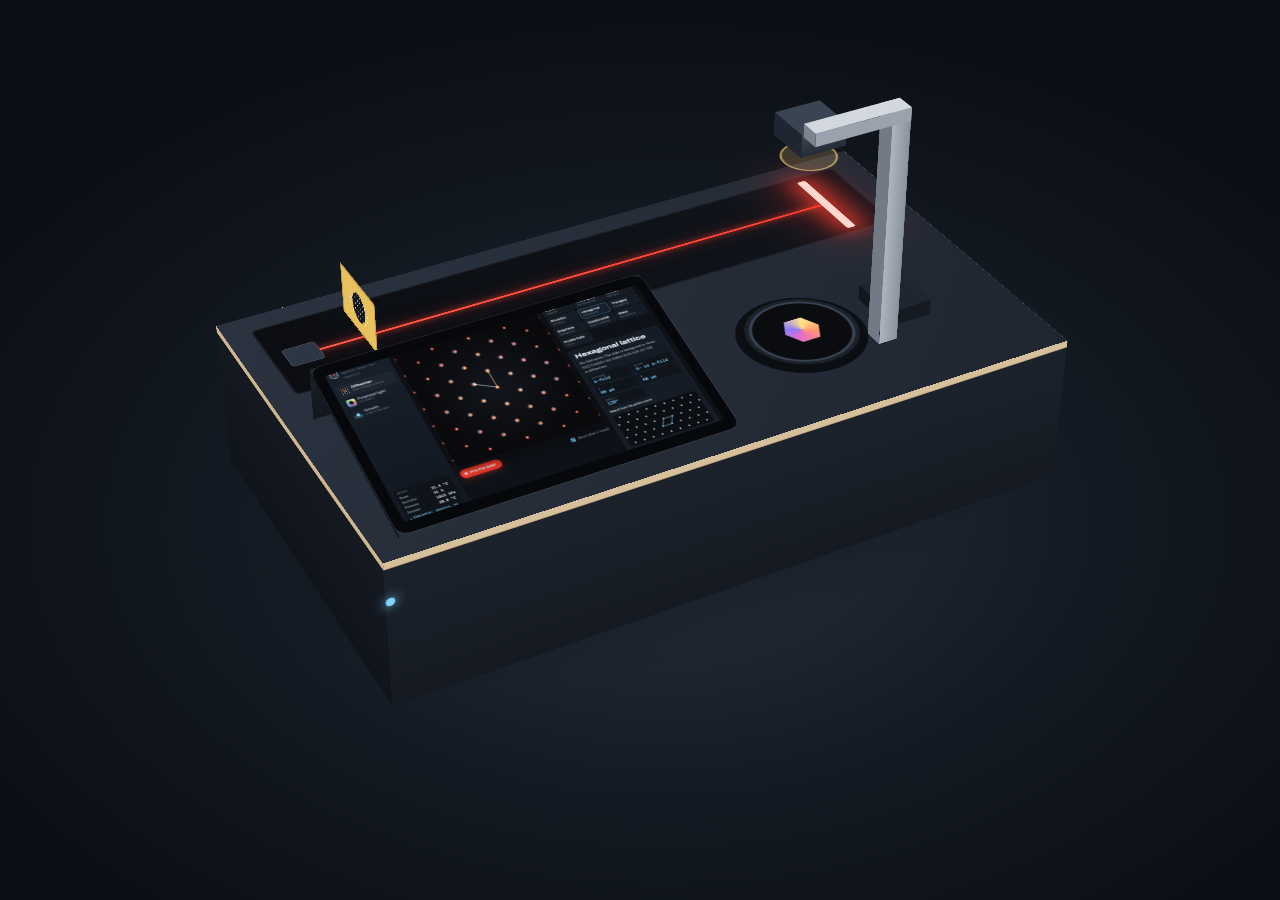
<file: docs/source/device.html>
<!doctype html>
<html lang="en">
<meta charset="utf-8">
<title>Crystallyzer 2 illustration</title>
<style>
  html, body { margin: 0; height: 100%; overflow: hidden; }
  body {
    background:
      radial-gradient(ellipse 60% 55% at 52% 58%, #26303f 0%, #141a23 55%, #0c1016 100%);
  }
  .stage { position: absolute; inset: 0; perspective: 2600px; perspective-origin: 50% 30%; }
  .world { position: absolute; left: 50%; top: 52%; transform-style: preserve-3d; transform: rotateX(57deg) rotateZ(-28deg) translate(-357px, -204px); }
  .world div { position: absolute; left: 0; top: 0; transform-origin: 0 0; transform-style: preserve-3d; }
  .shadow { width: 820px; height: 520px; background: radial-gradient(closest-side, rgba(0,0,0,.65), transparent); filter: blur(24px); transform: translate3d(-60px, -40px, -1px) !important; }
</style>
<body>
<div class="stage"><div class="world" id="world"><div class="shadow"></div></div></div>
<script>
// Millimetres from crystallyzer/device.py, drawn at 1.7 px per mm.
const K = 1.7;
const world = document.getElementById('world');
const cross = (a, b) => [a[1] * b[2] - a[2] * b[1], a[2] * b[0] - a[0] * b[2], a[0] * b[1] - a[1] * b[0]];
function face(o, u, v, w, h, style = {}, html = '') {
  const n = cross(u, v);
  const d = document.createElement('div');
  d.style.width = `${w * K}px`;
  d.style.height = `${h * K}px`;
  const O = o.map((x) => x * K);
  d.style.transform = `matrix3d(${u[0]},${u[1]},${u[2]},0,${v[0]},${v[1]},${v[2]},0,${n[0]},${n[1]},${n[2]},0,${O[0]},${O[1]},${O[2]},1)`;
  Object.assign(d.style, style);
  d.innerHTML = html;
  world.append(d);
  return d;
}
function box(x, y, z, w, d, h, colours, extra = {}) {
  const [top, front, side, back] = colours;
  face([x, y, z + h], [1, 0, 0], [0, 1, 0], w, d, { background: top, ...(extra.top || {}) }, extra.topHtml || '');
  face([x, y + d, z + h], [1, 0, 0], [0, 0, -1], w, h, { background: front, ...(extra.front || {}) }, extra.frontHtml || '');
  face([x, y, z + h], [0, 1, 0], [0, 0, -1], d, h, { background: side });
  face([x + w, y + d, z + h], [0, -1, 0], [0, 0, -1], d, h, { background: back || side });
  face([x + w, y, z + h], [-1, 0, 0], [0, 0, -1], w, h, { background: back || side });
}

const W = 420, D = 240, H = 96;
// The body: dark anodised aluminium with a birch top edge.
box(0, 0, 0, W, D, H, [
  'linear-gradient(135deg, #2b3340, #1f2631)',
  'linear-gradient(#d6c09b 0 7px, #b89f78 7px 8px, #1c222c 8px, #151a22)',
  'linear-gradient(#cdb690 0 7px, #a88f69 7px 8px, #141922 8px, #10141b)',
], { frontHtml: '<div style="position:absolute;right:46px;top:40px;width:9px;height:9px;border-radius:50%;background:#7fd3ff;box-shadow:0 0 12px #7fd3ff"></div>' });

// Smoked window over the diffraction tunnel, with the beam and the glowing screen inside.
face([15, 15, H + 0.4], [1, 0, 0], [0, 1, 0], 387, 70, {
  background: 'linear-gradient(90deg, rgba(8,10,14,.92), rgba(14,18,24,.9))',
  borderRadius: '6px', boxShadow: 'inset 0 0 0 2px rgba(255,255,255,.05)',
}, `<div style="position:absolute;left:${18*K}px;top:${35*K - 1.5}px;width:${342*K}px;height:3px;background:linear-gradient(90deg,#ff5a46,#ff3d2e);box-shadow:0 0 10px #ff3d2e,0 0 24px rgba(255,61,46,.6)"></div>
<div style="position:absolute;left:${358*K}px;top:${5*K}px;width:${6*K}px;height:${60*K}px;background:#ffd7cf;border-radius:3px;box-shadow:0 0 26px 8px rgba(255,61,46,.75),0 0 60px 20px rgba(255,61,46,.35)"></div>
<div style="position:absolute;left:${8*K}px;top:${26*K}px;width:${20*K}px;height:${18*K}px;border-radius:4px;background:#2d3644;box-shadow:inset 0 0 0 1px rgba(255,255,255,.12)"></div>`);

// A slide standing in its slot.
face([70, 20, H + 34], [0, 1, 0], [0, 0, -1], 50, 34, {
  background: 'radial-gradient(circle, #10141b 0 30%, transparent 31%), #e8c15f', borderRadius: '3px',
  boxShadow: 'inset 0 0 0 3px #caa147',
}, '<div style="position:absolute;inset:22%;border-radius:50%;background:radial-gradient(circle,#fff 0 1.2px,transparent 1.6px) 0 0/6px 6px;opacity:.65"></div>');

// The touchscreen on its tilted panel, showing the real app.
const tilt = 15 * Math.PI / 180, dd = 120;
const rise = dd * Math.sin(tilt);
face([15, 110, H + rise + 2], [1, 0, 0], [0, Math.cos(tilt), -Math.sin(tilt)], 200, dd, {
  background: '#06080b', borderRadius: '10px', boxShadow: '0 0 0 1px rgba(255,255,255,.08)',
}, `<img src="../images/app-diffraction.png" style="position:absolute;left:${6*K}px;top:${7*K}px;width:${188*K}px;height:${106*K}px;object-fit:cover;border-radius:3px">`);
face([15, 110, H + rise + 2], [1, 0, 0], [0, 0, -1], 200, rise + 2, { background: 'linear-gradient(#1b212b, #12161d)' });
face([15, 110, H + rise + 2], [0, Math.cos(tilt), -Math.sin(tilt)], [0, 0, -1], dd, 3, { background: '#0f1318' });

// The sample stage: turntable, a glowing crystal, and the camera tower above.
const sx = 290, sy = 165, sr = 32;
face([sx - sr - 6, sy - sr - 6, H + 0.6], [1, 0, 0], [0, 1, 0], 2 * sr + 12, 2 * sr + 12, { borderRadius: '50%', background: 'radial-gradient(circle, #0b0e13 0 70%, #2c3542 71% 74%, #11151c 75%)' });
face([sx - sr, sy - sr, H + 3], [1, 0, 0], [0, 1, 0], 2 * sr, 2 * sr, { borderRadius: '50%', background: 'radial-gradient(circle, #0a0c10 0 62%, #384252 63% 66%, #1b222c 67%)', boxShadow: '0 0 0 1px rgba(255,255,255,.1)' });
face([sx - 11, sy - 11, H + 4], [1, 0, 0], [0, 1, 0], 22, 22, {
  clipPath: 'polygon(25% 0, 75% 0, 100% 50%, 75% 100%, 25% 100%, 0 50%)',
  background: 'conic-gradient(from 30deg, #ffe28a, #ff9a6a, #e86cc9, #8a7cff, #ffe28a)', filter: 'drop-shadow(0 0 10px rgba(255,200,120,.9))',
});
const tx = sx + 40, ty = sy + 22;
box(tx - 6, ty - 6, H, 12, 12, 150, ['#c9ced6', 'linear-gradient(90deg,#aeb5c0,#8a929e)', '#727a86']);
box(sx - 14, ty - 6, H + 142, tx - sx + 20, 12, 8, ['#d3d8df', '#9aa2ae', '#7c8490']);
box(sx - 14, sy - 14, H + 128, 28, 28, 14, ['#3a4452', 'linear-gradient(#3a4452,#252c37)', '#202631']);
face([sx - 7, sy - 7, H + 128 - 0.2], [1, 0, 0], [0, 1, 0], 14, 14, { borderRadius: '50%', background: 'radial-gradient(circle, #6b8bb0 0 20%, #0b0e12 45%, #2a313c 70%)' });
face([sx - 16, sy - 16, H + 118], [1, 0, 0], [0, 1, 0], 32, 32, { borderRadius: '50%', background: 'rgba(255,214,120,.18)', boxShadow: 'inset 0 0 0 2px rgba(255,214,120,.6)' });
box(tx + 8, sy - 16, H, 28, 32, 10, ['#1f2630', '#161b23', '#12161d']);
document.title = 'ready';
</script>
</body>
</html>
</file>
